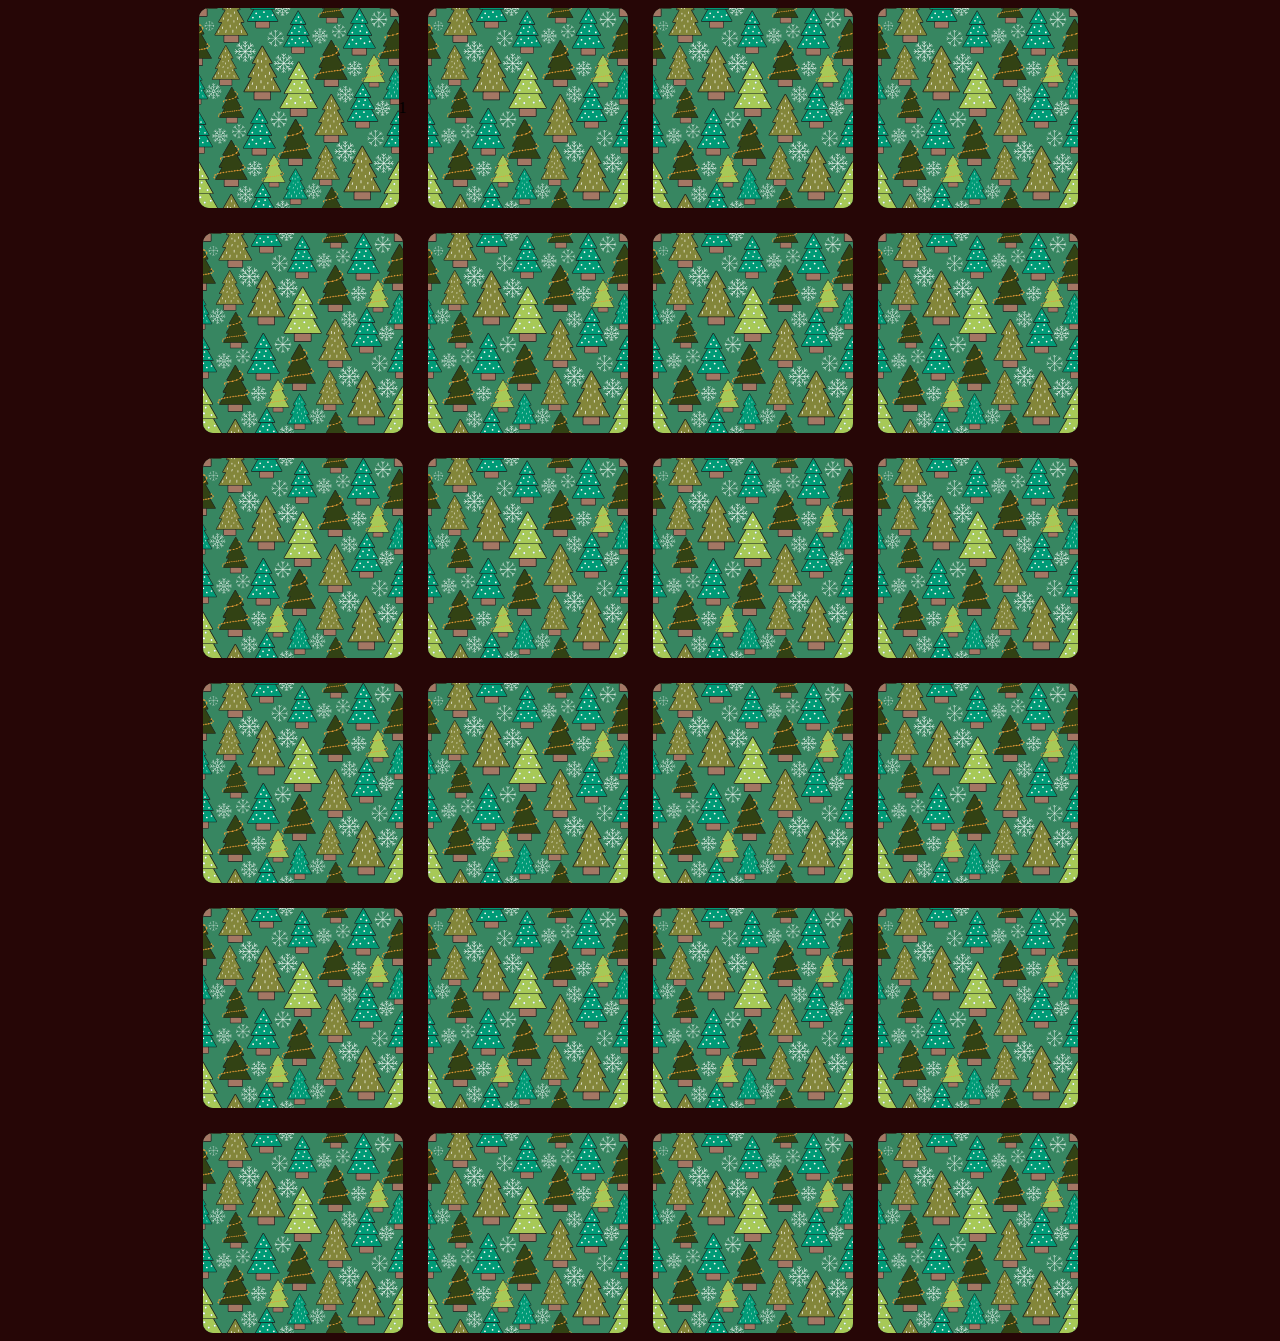
<file: calendar.html>
<!DOCTYPE html>
<head>
    <title>Christmas calendar</title>
    <link rel="stylesheet" href="calendar.css">
    <script src="calendar.js"> </script>
</head>
<body>
    <main>
        <div class="box"> 
            <img src="calendar.svg">
            <p>1</p>
        </div>
        <div class="box">
            <img src="calendar.svg">
        </div>
        <div class="box">
            <img src="calendar.svg">
        </div>
        <div class="box">
            <img src="calendar.svg">
        </div>
        <div class="box">
            <img src="calendar.svg">
        </div>
        <div class="box">
            <img src="calendar.svg">
        </div>
        <div class="box">
            <img src="calendar.svg">
        </div>
        <div class="box">
            <img src="calendar.svg">
        </div>
        <div class="box">
            <img src="calendar.svg">
        </div>
        <div class="box">
            <img src="calendar.svg">
        </div>
        <div class="box">
            <img src="calendar.svg">
        </div>
        <div class="box">
            <img src="calendar.svg">
        </div>
        <div class="box">
            <img src="calendar.svg">
        </div>
        <div class="box">
            <img src="calendar.svg">
        </div>
        <div class="box">
            <img src="calendar.svg">
        </div>
        <div class="box">
            <img src="calendar.svg">
        </div>
        <div class="box">
            <img src="calendar.svg">
        </div>
        <div class="box">
            <img src="calendar.svg">
        </div>
        <div class="box">
            <img src="calendar.svg">
        </div>
        <div class="box">
            <img src="calendar.svg">
        </div>
        <div class="box">
            <img src="calendar.svg">
        </div>
        <div class="box">
            <img src="calendar.svg">
        </div>
        <div class="box">
            <img src="calendar.svg">
        </div>
        <div class="box">
            <img src="calendar.svg">
        </div>
    </main>
</body>
</html>
</file>
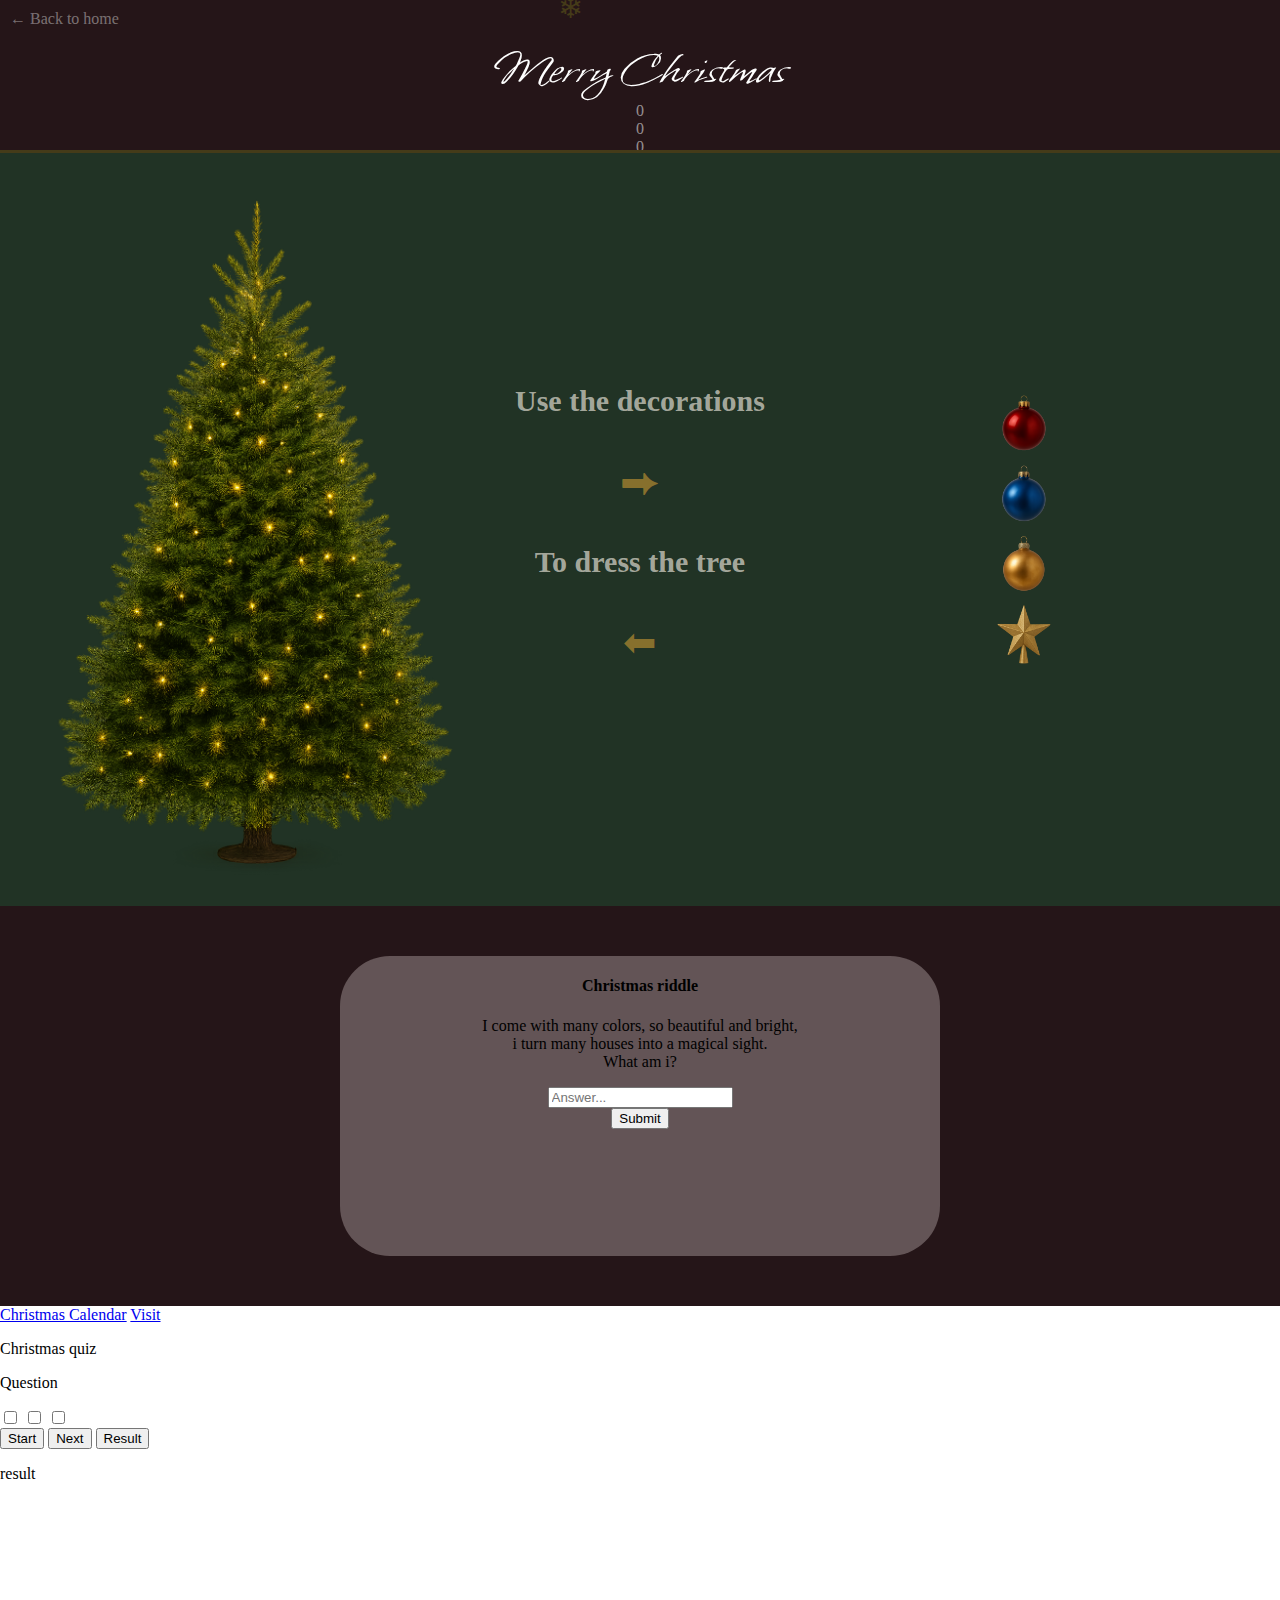
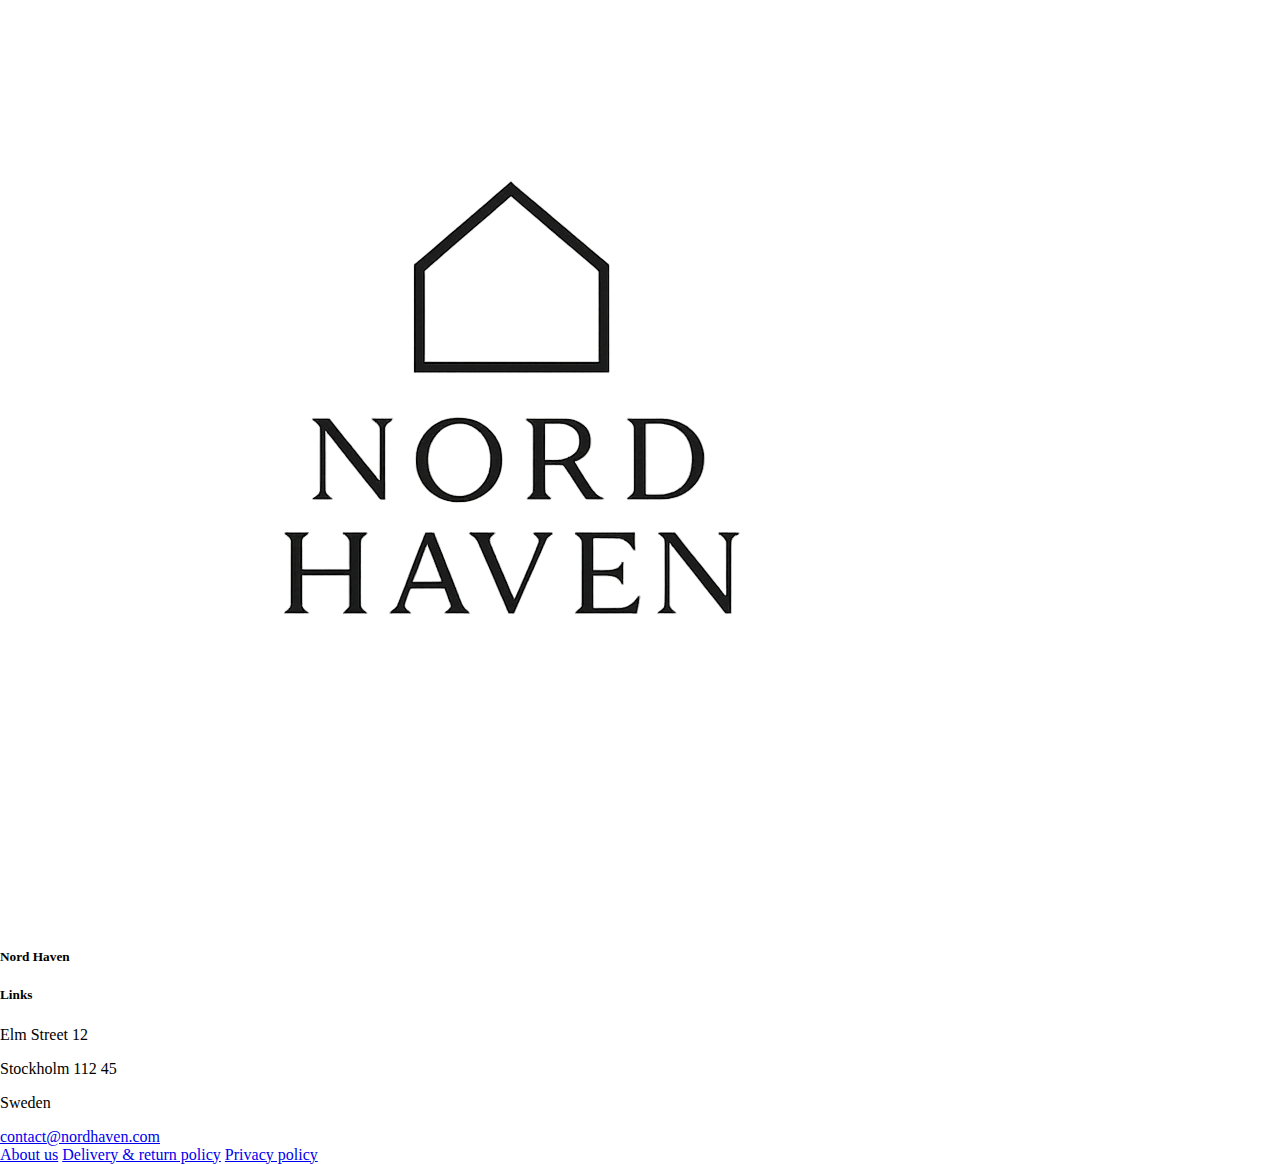
<file: christmas.html>
<!DOCTYPE html>
<html>
<head>
    <title>Merry christmas</title>
    <link rel="stylesheet" href="christmas.css">
    <script src="christmas.js" defer></script>
    <!-- google font  -->
    <link href="https://fonts.googleapis.com/css2?family=Whisper&display=swap" rel="stylesheet">
</head>
<body>
    <header>
        <!-- giving the user a way to get back to homepage  -->
        <a href="file:///C:/Users/emmaa/OneDrive/Skrivbord/pr1-project-EmmaErikss-main/pr1-project-EmmaErikss-main/index.html#" class="back"> ← Back to home </a>
        <!-- greet the user with a merry christmas -->
        <h1 class="greet"> Merry Christmas </h1>
        <div class="counter">
            <div class="Days">
            </div>
            <div class="Hours">
            </div>
            <div class="Minutes">
            </div>
            <div class="Seconds">
            </div>
        </div>
    </header>
    <!-- main -->
    <main>
        <!-- where the items should be dropped  -->
        <div class="dropzone">
            <!-- christmas tree  -->
            <img src="tree.png" class="tree" id="drop-target" draggable="false">
        </div>
        <!-- explanation text for the user  -->
        <div class="main_text">
            <h3> Use the decorations </h3>
            <p> ⮕ </p>
            <h3> To dress the tree </h3>
            <p> ⬅ </p>
        </div>
        <!-- decorations for the christmas tree  -->
        <div class="dropzone">
            <img src="red.png" class="decoration" id="red" draggable="true">
            <img src="blue.png" class="decoration" id="blue" draggable="true">
            <img src="orange.png" class="decoration" id="orange" draggable="true">
            <img src="star.png" class="decoration" id="star" draggable="true">
        </div>
    </main>
    <!-- section  -->
    <section>
        <!-- container for all the christmas riddle content  -->
        <div class="riddle_cont">
            <!-- div with the text for the riddle  -->
            <div class="riddle_text">
                <h4>Christmas riddle</h4>
                <p>I come with many colors, so beautiful and bright,<br>
                i turn many houses into a magical sight.<br>
                What am i?</p>
            </div>
            <!-- a input box for the user to guess the answer  -->
            <div clasS="riddle_input">
                <input type="text" placeholder="Answer..." id="riddle_answer">
            </div>
            <div>
                <!-- a button for the user to save their answer to check if it's correct or wrong  -->
                <button onclick="check_answer()" class="riddle_submit">Submit</button>
            </div>
        </div>
    </section>
    <!-- article  -->
    <article>
        <div class="calendar">
            <a href="file:///C:/Users/emmaa/OneDrive/Skrivbord/pr1-project-EmmaErikss-main/pr1-project-EmmaErikss-main/calendar.html" id="calendar-heading">Christmas Calendar</a>
            <a href="file:///C:/Users/emmaa/OneDrive/Skrivbord/pr1-project-EmmaErikss-main/pr1-project-EmmaErikss-main/calendar.html" id="calendar-button">Visit</a>
        </div>
    </article>
    <aside>
        <p class="aside-heading">Christmas quiz</p>
        <div class="aside-quiz">
            <p>Question</p>
        </div>
        <div class="aside-answer">
            <input id="choice1" type="checkbox">
            <input id="choice2" type="checkbox">
            <input id="choice3" type="checkbox">
            <div>
                <button id="start_button">Start</button>
                <button id="next_button">Next</button>
                <button id="result_button">Result</button>
            </div>
        </div>
        <div class="aside-results">
            <p> result </p>
        </div>
    </aside>
         <footer>
        <!-- logo  -->
        <img src="logo1.png" class="logo_footer">
        <div class="cont_footer">
            <!-- headings in footer -->
            <div class="headings_footer">
                <h5> Nord Haven </h5>
                <h5> Links </h5>
            </div>
            <div class="cont_2">
                <!-- contact information -->
                    <div class="contact">
                    <p> Elm Street 12 </p>
                    <p> Stockholm 112 45 </p>
                    <p> Sweden </p>
                    <a href="mailto:contact@nordhaven.com">contact@nordhaven.com</a>
                </div>
                <!-- links with important information to the user  -->
                <div class="links_footer">
                    <a href="file:///C:/Users/emmaa/OneDrive/Skrivbord/pr1-project-EmmaErikss-main/pr1-project-EmmaErikss-main/aboutus.html">About us</a>
                    <a href="file:///C:/Users/emmaa/OneDrive/Skrivbord/pr1-project-EmmaErikss-main/pr1-project-EmmaErikss-main/delivery_return.html">Delivery & return policy</a>
                    <a href="file:///C:/Users/emmaa/OneDrive/Skrivbord/pr1-project-EmmaErikss-main/pr1-project-EmmaErikss-main/privacy.html">Privacy policy</a>
                </div>
            </div>
        </div>
     </footer>
</body>
</html>
</file>
<file: calendar.css>
body {
    display: flex;
    justify-content: center;
    background: #260606;
}

main {
    display: grid;
    gap: 25px;
    grid-template-columns: repeat(4, 200px);
    grid-template-rows: repeat(6, 200px);
}

.box img {
    width: 200px;
    height: 200px;
    object-fit: cover;
    display: block;
    border-radius: 10px;
}

.box {
    position: relative;
    display: flex;
    align-items: center;
    justify-content: center;
    cursor: pointer;
}

.date {
    position: absolute;
    font-size: 60px;
    color: #ffffff;
    background: rgba(0, 0, 0, 0.6);
    width: 40%;
    text-align: center;
    border-radius: 10px;
    cursor: pointer;
}

.box .gift {
    display: none;
    position: absolute;
    font-size: 25px;
    text-align: center;
    background: #000000bf;
    color: #ffffff;
}
</file>
<file: christmas.css>
/* remove the white line (margin) around the body */
body, html {
    margin: 0;
    padding: 0;
}



/* header */
header {
    height: 150px;
    width: 100%;
    background: #251518;
    display: grid;
    height: 150px;
    width: 100%;
    background: #251518;
    grid-template-rows: 1fr 3fr;
    position: relative;
    overflow: hidden;
}
/* snowflakes */
.flake {
    position: absolute;
    color: #453b19;
    font-size: 30px;
    top: -10px;
    animation: snow 5s linear infinite;
}

@keyframes snow {
    to { transform: translateY(160px)}
}

/* wishing Merry christmas to the user  */
.greet {
    text-align: center;
    color: white;
    font-family: "Whisper", cursive;
    font-weight: 400;
    font-style: normal;
    font-size: 50px;
    margin: 0;
}

/* giving the user a possibility to go back to homepage  */
.back {
    text-decoration: none;
    color: #ffffff66;
    margin: 10px;
}

/* counter until christmas  */
.counter {
    text-align: center;
    color: #ffffff87;
}




/* main */
main {
    display: grid;
    grid-template-columns: 2fr 1fr 2fr;
    height: 753px;
    background: #213325;
    border-top: solid #453b19;
    place-items: center;
    text-align: center;
}
/* div for the christmas tree where the decorations should be dropped */
.dropzone {
    display: flex; 
    flex-direction: column;
}
/* christmas tree */
.tree {
    width: 500px;
    position: relative;
    
}
/* decorations for the christmas tree  */
.decorations {
    position: absolute;

}
/* text that explains for the user what to do with the tree & decorations  */
.main_text h3 {
    color: #d7d3c9bd;
    font-size: 30px;
    font-family: math;
}
/* arrows in the description text  */
.main_text p {
    animation: pulse 4s infinite;
    font-size: 40px;
    color: #87702d;
}

/* animation for the arrows  */
@keyframes pulse {
    0% {
        transform: scale(1);
    }
    50% {
        transform: scale(1.5);
    }
    100% {
        transform: scale(1);
    }
}
/* style for decorations  */
#red, #blue, #orange, #star {
    width: 70px;
}



/* section  */
section {
    height: 400px;
    width: 100%;
    background: #251518;
    display: flex;
    align-items: center;
    justify-content: center;
}
.riddle_cont {
    height: 300px;
    width: 600px;
    border-radius: 50px;
    text-align: center;
    background: #afa2a273;
}
.riddle_text {

}
fieldset {

}
legend {

}
fieldset input {

}
.riddle_submit {

}
</file>
